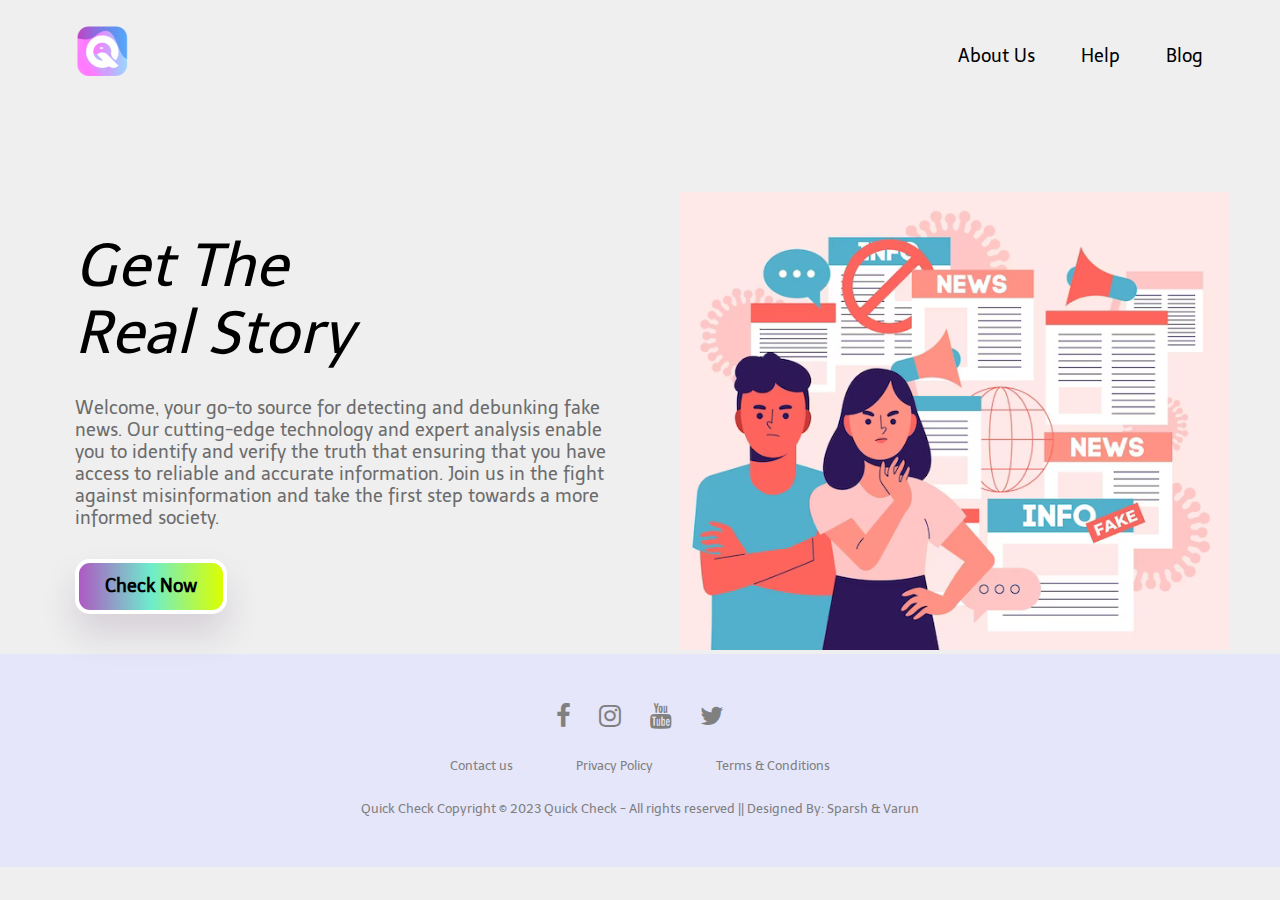
<file: index.html>
<!DOCTYPE html>
<html lang="en">

<head>
    <meta charset="UTF-8">
    <meta http-equiv="X-UA-Compatible" content="IE=edge">
    <meta name="viewport" content="width=device-width, initial-scale=1.0">
    <title>Quick Check</title>
    
    <link rel="stylesheet" href="https://cdnjs.cloudflare.com/ajax/libs/font-awesome/4.7.0/css/font-awesome.min.css">
    <link rel="preconnect" href="https://fonts.gstatic.com">
    <link href="https://fonts.googleapis.com/css2?family=Fredoka+One&family=Play&display=swap" rel="stylesheet"> 
    <link rel="stylesheet" href="css/index.css">
    <link rel="shortcut icon" href="image/logo.png" type="image/x-icon">
</head>

<body>

    <header class="header">

        <div class="logo">
            <img src="image/logo.png" alt="Logo Qura">
        </div>

        <div class="links">

            <li>
                <a href="about.html">About Us</a>
            </li>

            <li>
                <a href="help.html">Help</a>
            </li>

            <li>
                <a href="#">Blog</a>
            </li>

        </div>

    </header>


    <main>

        <div class="section">
            <h1>
               <i>Get The<br>
                Real Story<br></i>
            </h1>

            <p>
                Welcome, your go-to source for detecting and debunking fake <br>
                news. Our cutting-edge technology and expert analysis enable <br>
                you to  identify  and verify the truth that ensuring that you have <br>
                access to reliable and accurate information. Join us in the fight<br>
                against misinformation and take the first step towards a more <br>
                informed society.<br>
            </p>

            <a href="fact.html" class="start">Check Now</a>
                
        </div>

        <div class="image">
            <img src="image/background.png" alt="background">
        </div>


    </main>


<footer>
<div class="footer">
<div class="row">
<a href="#"><i class="fa fa-facebook"></i></a>
<a href="#"><i class="fa fa-instagram"></i></a>
<a href="#"><i class="fa fa-youtube"></i></a>
<a href="#"><i class="fa fa-twitter"></i></a>
</div>

<div class="row">
<ul>
<li><a href="help.html">Contact us</a></li>
<li><a href="#">Privacy Policy</a></li>
<li><a href="#">Terms & Conditions</a></li>
</ul>
</div>

<div class="row">
Quick Check Copyright © 2023 Quick Check - All rights reserved || Designed By: Sparsh & Varun 
</div>
</div>
</footer>




</body>

</html>
</file>
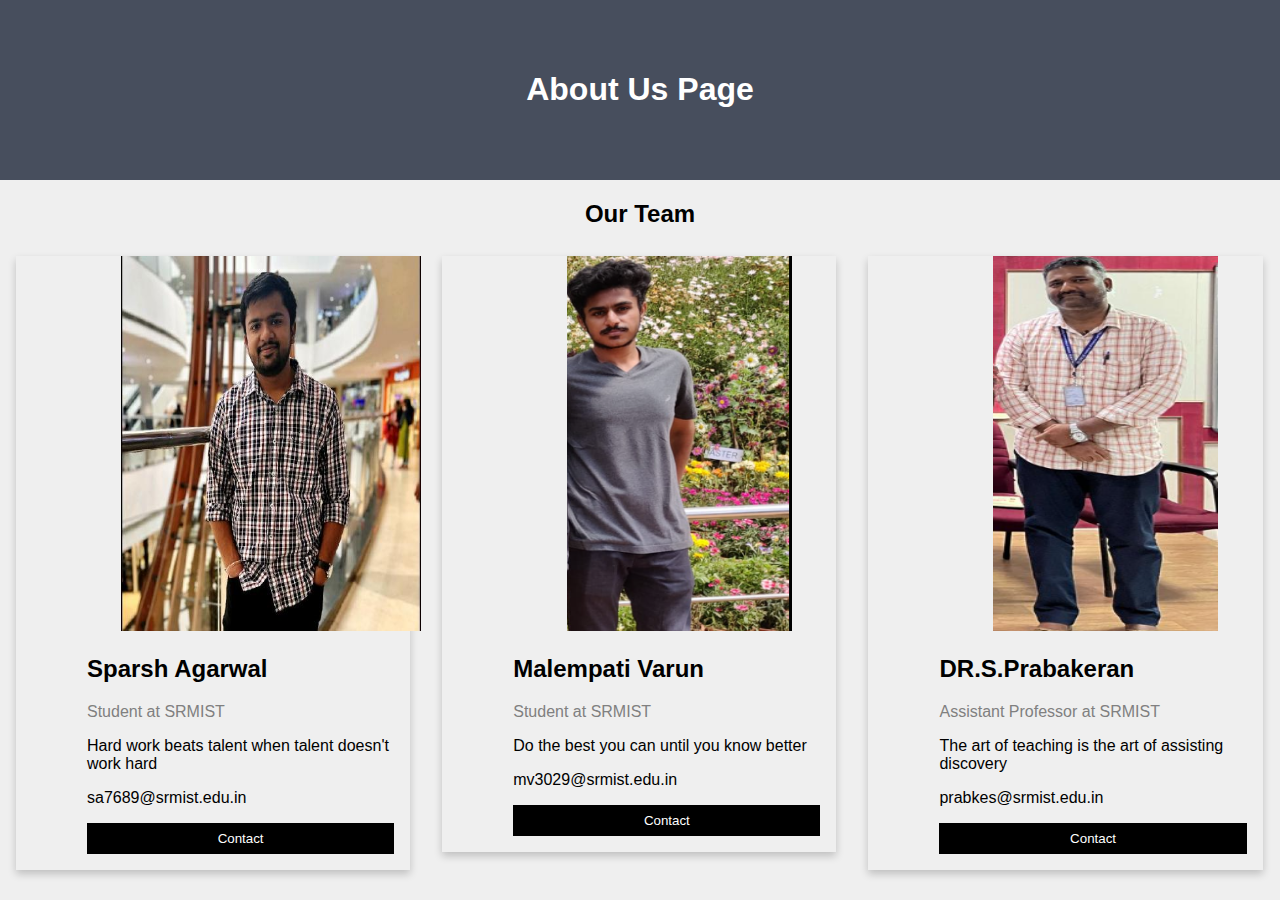
<file: about.html>
<!DOCTYPE html>
<html>
<head>
<meta name="viewport" content="width=device-width, initial-scale=1">
<style>
body {
  font-family: Arial, Helvetica, sans-serif;
  margin: 0;
  background-color: #eeee;
}

html {
  box-sizing: border-box;
}

*, *:before, *:after {
  box-sizing: inherit;
}

.column {
  float: left;
  width: 33.3%;
  margin-bottom: 16px;
  padding: 0 8px;
}

.card {
  box-shadow: 0 4px 8px 0 rgba(0, 0, 0, 0.2);
  margin: 8px;
  padding-left: 55px;
}

.about-section {
  padding: 50px;
  text-align: center;
  background-color: #474e5d;
  color: white;
}


.container {
  padding: 0 16px;
}

.container::after, .row::after {
  content: "";
  clear: both;
  display: table;
}

.title {
  color: grey;
}

.button {
  border: none;
  outline: 0;
  display: inline-block;
  padding: 8px;
  color: white;
  background-color: #000;
  text-align: center;
  cursor: pointer;
  width: 100%;
}

.button:hover {
  background-color: #555;
}

.varun, .prabha{
  padding-left: 70px;
}

.spa{
  padding-left: 50px;
}

@media screen and (max-width: 650px) {
  .column {
    width: 100%;
    display: block;
  }
}
</style>
</head>
<body>

<div class="about-section">
  <h1>About Us Page</h1>
</div>

<h2 style="text-align:center">Our Team</h2>
<div class="row">
  <div class="column">
    <div class="card">
    <div class="spa">
      <img src="/image/1.png" alt="Jane" height="375px" width="300px">
      </div>
      <div class="container">
        <h2>Sparsh Agarwal</h2>
        <p class="title">Student at SRMIST</p>
        <p>Hard work beats talent when talent doesn't work hard</p>
        <p>sa7689@srmist.edu.in</p>
        <p><button class="button">Contact</button></p>
      </div>
    </div>
  </div>

  <div class="column">
    <div class="card">
      <div class="varun">
      <img src="/image/varun.png" alt="Mike" height="375 px" width="225px">
      </div>
      <div class="container">
        <h2>Malempati Varun</h2>
        <p class="title">Student at SRMIST</p>
        <p>Do the best you can until you know better</p>
        <p>mv3029@srmist.edu.in</p>
        <p><button class="button">Contact</button></p>
      </div>
    </div>
  </div>
  
  <div class="column">
    <div class="card">
      <div class="prabha">
      <img src="/image/prabha.png" alt="John" height="375px" width="225px">
      </div>
      <div class="container">
        <h2>DR.S.Prabakeran</h2>
        <p class="title">Assistant Professor at SRMIST</p>
        <p>The art of teaching is the art of assisting discovery</p>
        <p>prabkes@srmist.edu.in</p>
        <p><button class="button">Contact</button></p>
      </div>
    </div>
  </div>
</div>

</body>
</html>
</file>
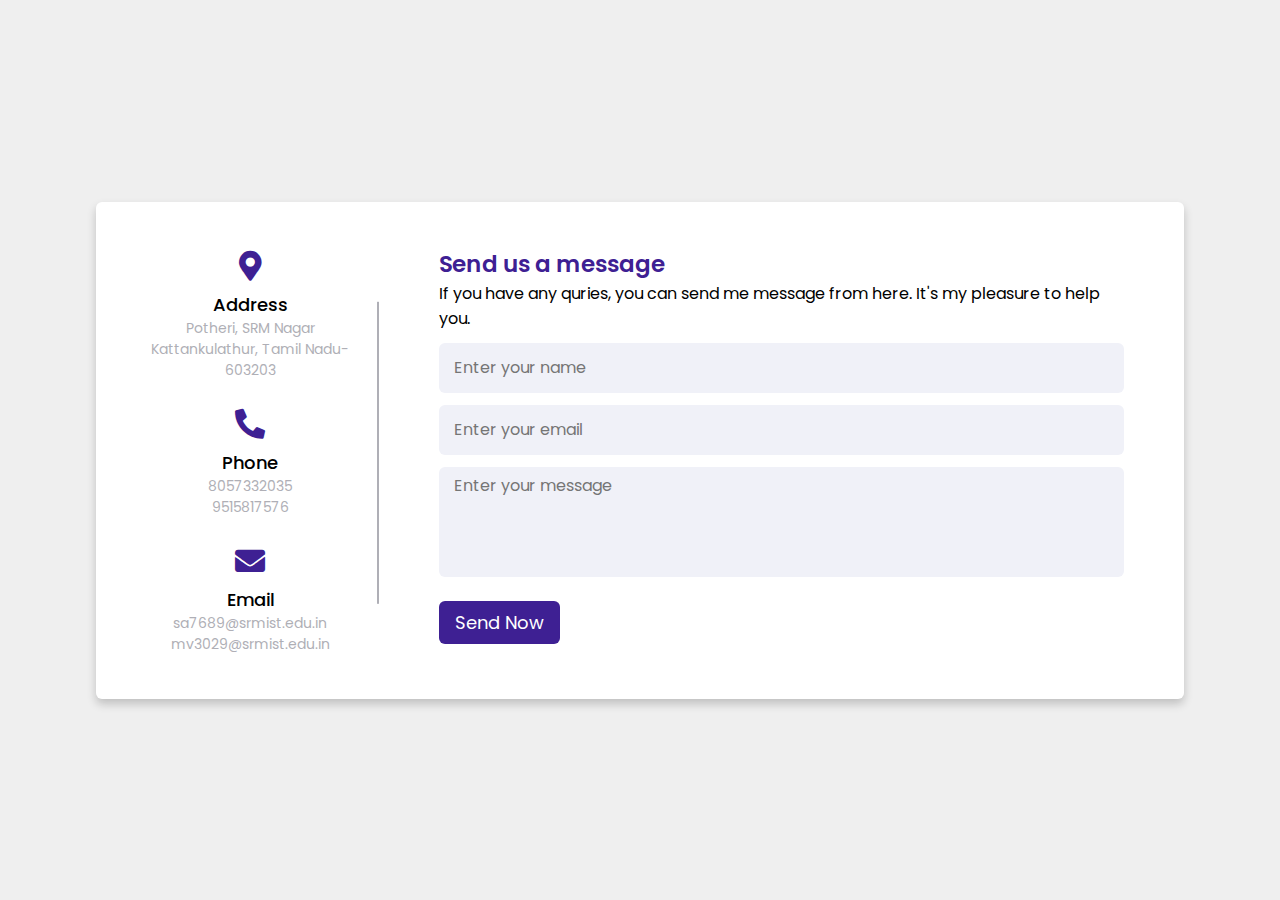
<file: help.html>
<!DOCTYPE html>
<html lang="en" dir="ltr">
  <head>
    <meta charset="UTF-8">
    <title>Contact Us | Quick Check</title>
    <link rel="stylesheet" href="/css/help.css">
    <link rel="stylesheet" href="https://cdnjs.cloudflare.com/ajax/libs/font-awesome/5.15.2/css/all.min.css"/>
     <meta name="viewport" content="width=device-width, initial-scale=1.0">
   </head>
<body>
  <div class="container">
    <div class="content">
      <div class="left-side">
        <div class="address details">
          <i class="fas fa-map-marker-alt"></i>
          <div class="topic">Address</div>
          <div class="text-one">Potheri, SRM Nagar</div>
          <div class="text-two">Kattankulathur, Tamil Nadu-603203 </div>
        </div>
        <div class="phone details">
          <i class="fas fa-phone-alt"></i>
          <div class="topic">Phone</div>
          <div class="text-one">8057332035</div>
          <div class="text-two">9515817576</div>
        </div>
        <div class="email details">
          <i class="fas fa-envelope"></i>
          <div class="topic">Email</div>
          <div class="text-one">sa7689@srmist.edu.in</div>
          <div class="text-two">mv3029@srmist.edu.in</div>
        </div>
      </div>
      <div class="right-side">
        <div class="topic-text">Send us a message</div>
        <p>If you have any quries, you can send me message from here. It's my pleasure to help you.</p>
      <form action="#">
        <div class="input-box">
          <input type="text" placeholder="Enter your name">
        </div>
        <div class="input-box">
          <input type="text" placeholder="Enter your email">
        </div>
        <div class="input-box message-box">
          <textarea placeholder="Enter your message"></textarea>
        </div>
        <div class="button">
          <input type="button" value="Send Now" >
        </div>
      </form>
    </div>
    </div>
  </div>

</body>
</html>
</file>
<file: css/index.css>
@import url('https://fonts.googleapis.com/css2?family=Inter:wght@100;200;300;400;500;600;700;800;900&family=Telex&display=swap');

* {
    margin: 0;
    padding: 0;
    font-family: 'Telex';
    box-sizing: border-box;
    list-style: none;
    text-decoration: none;
}

.logo
{
    width: 100px;
    height: 100px;
}

body {
    background-color: #eeee;
    background-repeat: no-repeat;
    background-size: cover;
}

.header {
    display: flex;
    align-items: center;
    justify-content: space-between;
    padding: 26px 6vw;
}

.links {
    display: flex;
    gap: 46px;
    padding-bottom: 40px;
}

.links li a {
    color: #000;
    font-size: 18px;
    transition: 0.2s;
}

.links li a:hover {
    color: #D6AFE2;
}

.btns {
    display: flex;
    align-items: center;
    gap: 26px;
}

.btn {
    color: #000;
    border: 2px solid #000;
    padding: 7px 24px;
    transition: 0.5s;
    border-radius: 8px;
}

.two {
    color: #fff;
    border: none;
    background-color: #000;
}

.one:hover {
    background-color: #000;
    color: #fff;
}

.two:hover {
    background-color: #D6AFE2;
}


main {
    margin-top: 40px;
    display: flex;
    align-items: center;
    justify-content: space-between;
}

.section {
    margin-left: 75px;
    display: flex;
    flex-direction: column;
    gap: 30px;
}

.section h1 {
    font-family: 'Telex';
    font-style: normal;
    font-weight: 400;
    font-size: 60px;
    line-height: 112%;
    color: #000000;
}

.section p {
    font-family: 'Telex';
    font-style: normal;
    font-weight: 400;
    font-size: 18px;
    color: #6C6C6C;
}

.section a {
    font-family: 'Telex';
    font-style: normal;
    font-size: 18px;
    font-weight: 600;
    line-height: 27px;
    color: #000000;
}



.image img {
    width: 600px;
    padding-right: 50px;
}

.start{
    background-image: linear-gradient(to right, #AE59C3, #6DECCD, #DBFF00);
    width: fit-content;
    font-size: 14px;
    padding: 10px 26px;
    border-radius: 15px;
    border: 4px solid white;
    box-shadow: 0px 20px 35px rgba(63, 26, 75, 0.14);
}
    .footer{
    background:#e6e6fa;
    padding:30px 0px;
    font-family: 'Play', sans-serif;
    text-align:center;
    }
    
    .footer .row{
    width:100%;
    margin:1% 0%;
    padding:0.6% 0%;
    color:gray;
    font-size:0.8em;
    }
    
    .footer .row a{
    text-decoration:none;
    color:gray;
    transition:0.5s;
    }
    
    .footer .row a:hover{
    color:#fff;
    }
    
    .footer .row ul{
    width:100%;
    }
    
    .footer .row ul li{
    display:inline-block;
    margin:0px 30px;
    }
    
    .footer .row a i{
    font-size:2em;
    margin:0% 1%;
    }
    
    @media (max-width:720px){
    .footer{
    text-align:left;
    padding:5%;
    }
    .footer .row ul li{
    display:block;
    margin:10px 0px;
    text-align:left;
    }
    .footer .row a i{
    margin:0% 3%;
    }
    }
</file>
<file: css/help.css>
/* Google Font CDN Link */
@import url('https://fonts.googleapis.com/css2?family=Poppins:wght@200;300;400;500;600;700&display=swap');
*{
  margin: 0;
  padding: 0;
  box-sizing: border-box;
  font-family: "Poppins" , sans-serif;
}
body{
  min-height: 100vh;
  width: 100%;
  background: #eeee;
  display: flex;
  align-items: center;
  justify-content: center;
}
.container{
  width: 85%;
  background: #fff;
  border-radius: 6px;
  padding: 20px 60px 30px 40px;
  box-shadow: 0 5px 10px rgba(0, 0, 0, 0.2);
}
.container .content{
  display: flex;
  align-items: center;
  justify-content: space-between;
}
.container .content .left-side{
  width: 25%;
  height: 100%;
  display: flex;
  flex-direction: column;
  align-items: center;
  justify-content: center;
  margin-top: 15px;
  position: relative;
}
.content .left-side::before{
  content: '';
  position: absolute;
  height: 70%;
  width: 2px;
  right: -15px;
  top: 50%;
  transform: translateY(-50%);
  background: #afafb6;
}
.content .left-side .details{
  margin: 14px;
  text-align: center;
}
.content .left-side .details i{
  font-size: 30px;
  color: #3e2093;
  margin-bottom: 10px;
}
.content .left-side .details .topic{
  font-size: 18px;
  font-weight: 500;
}
.content .left-side .details .text-one,
.content .left-side .details .text-two{
  font-size: 14px;
  color: #afafb6;
}


.container .content .right-side{
  width: 75%;
  margin-left: 75px;
}
.content .right-side .topic-text{
  font-size: 23px;
  font-weight: 600;
  color: #3e2093;
}
.right-side .input-box{
  height: 50px;
  width: 100%;
  margin: 12px 0;
}
.right-side .input-box input,
.right-side .input-box textarea{
  height: 100%;
  width: 100%;
  border: none;
  outline: none;
  font-size: 16px;
  background: #F0F1F8;
  border-radius: 6px;
  padding: 0 15px;
  resize: none;
}
.right-side .message-box{
  min-height: 110px;
}
.right-side .input-box textarea{
  padding-top: 6px;
}
.right-side .button{
  display: inline-block;
  margin-top: 12px;
}
.right-side .button input[type="button"]{
  color: #fff;
  font-size: 18px;
  outline: none;
  border: none;
  padding: 8px 16px;
  border-radius: 6px;
  background: #3e2093;
  cursor: pointer;
  transition: all 0.3s ease;
}
.button input[type="button"]:hover{
  background: #5029bc;
}

@media (max-width: 950px) {
  .container{
    width: 90%;
    padding: 30px 40px 40px 35px ;
  }
  .container .content .right-side{
   width: 75%;
   margin-left: 55px;
}
}
@media (max-width: 820px) {
  .container{
    margin: 40px 0;
    height: 100%;
  }
  .container .content{
    flex-direction: column-reverse;
  }
 .container .content .left-side{
   width: 100%;
   flex-direction: row;
   margin-top: 40px;
   justify-content: center;
   flex-wrap: wrap;
 }
 .container .content .left-side::before{
   display: none;
 }
 .container .content .right-side{
   width: 100%;
   margin-left: 0;
 }
}


































































































































/* /// */
</file>
